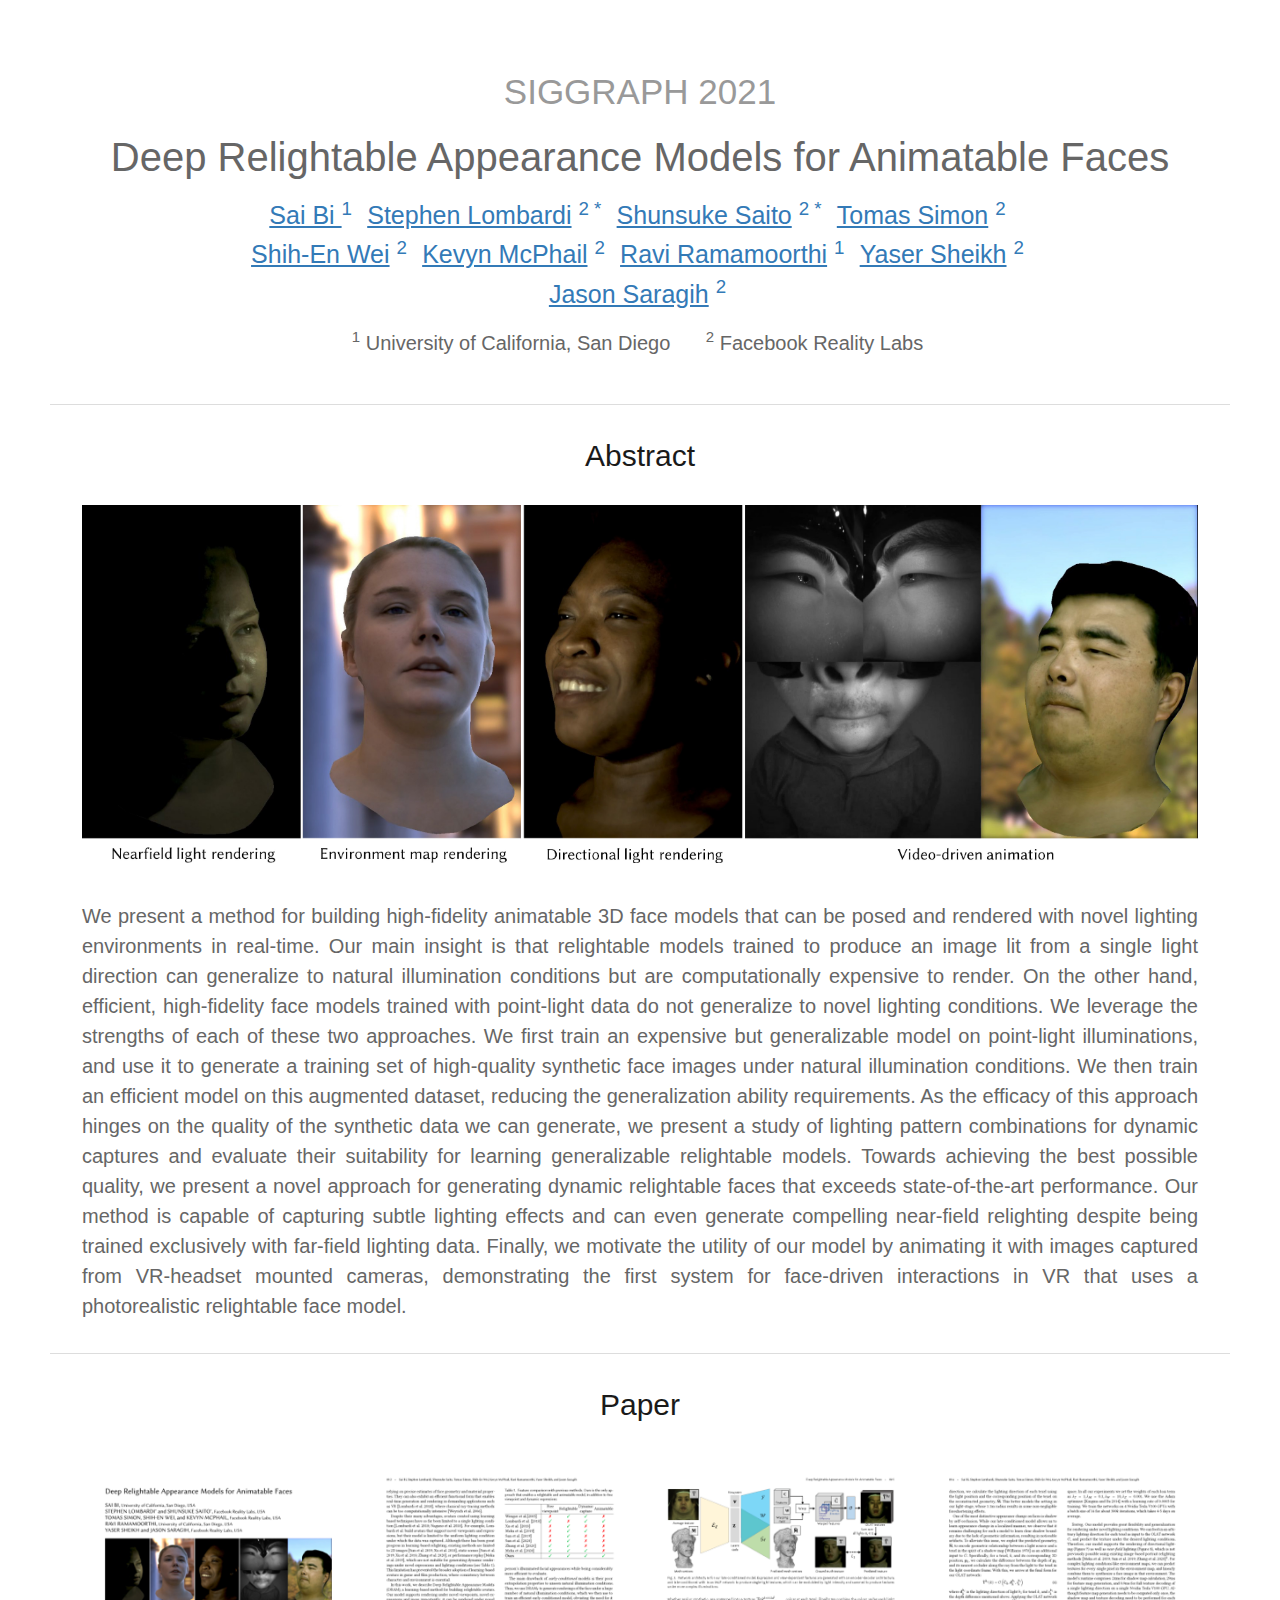
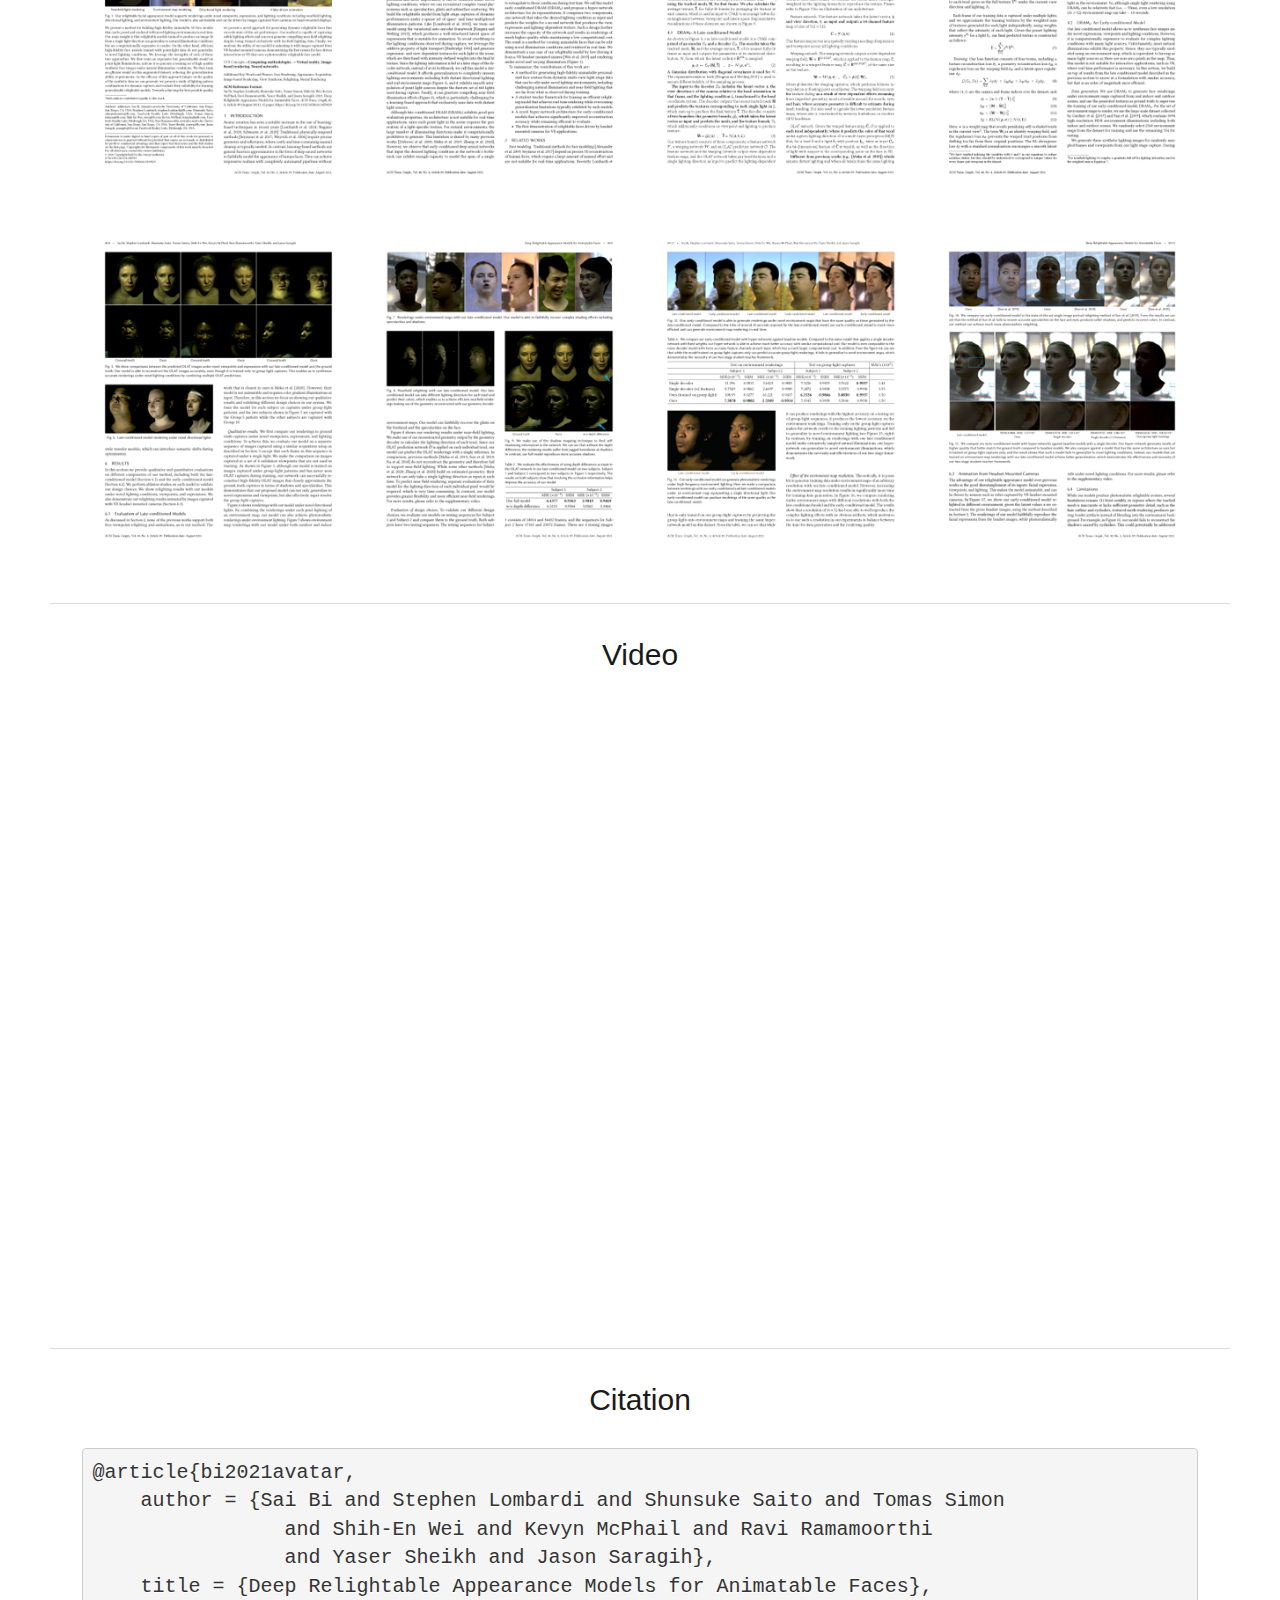
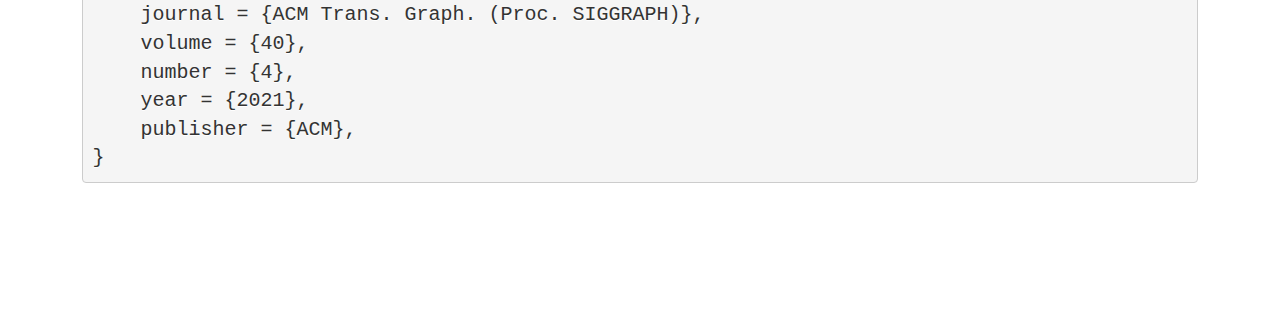
<file: project/sig21_avatar/index.html>
<!DOCTYPE html PUBLIC "-//W3C//DTD XHTML 1.0 Strict//EN" "http://www.w3.org/TR/xhtml1/DTD/xhtml1-strict.dtd">
<html xmlns="http://www.w3.org/1999/xhtml">

<head>
	<base target="_blank">
	<meta name="keywords" content="" />
	<meta name="description" content="" />
	<meta http-equiv="content-type" content="text/html; charset=utf-8" />
	<title>Sai's personal webpage</title>
	<link href="../../css/bootstrap.min.css" rel="stylesheet">
	<link href="http://fonts.googleapis.com/css?family=Arvo" rel="stylesheet" type="text/css" />
	<link rel="stylesheet" type="text/css" href="../../css/style.css" />
	<!-- <link rel="stylesheet" type="text/css" href="../css/my.css"> -->
	<link rel="stylesheet" type="text/css" href="../css/project.css">
	<!-- <link href="css/agency.css" rel="stylesheet"> -->
</head>

<body>
	<div id="bg">
		<div id="outer">

			<div id="main">
				<div id="content">
					<div class="box">
						<div id="conference">
							SIGGRAPH 2021
						</div>
						<div id="title">
							Deep Relightable Appearance Models for Animatable Faces
						</div>
						<div id="project_author">
							<ul class="list-inline">
								<li class="author"> <a href="../../index.html">Sai Bi </a>
									<sup>1</sup>
								</li>
								<li class="author"> <a href="https://stephenlombardi.github.io/">Stephen Lombardi</a>
									<sup>2 *</sup>
								</li>
								<li class="author"> <a href="http://www-scf.usc.edu/~saitos/">Shunsuke Saito</a>
									<sup>2 *</sup>
								</li>
								<li class="author"> <a href="https://scholar.google.com/citations?user=7aabHgsAAAAJ">Tomas Simon</a>
									<sup>2</sup>
								</li>
								<li class="author"> <a href="https://scholar.google.com.tw/citations?hl=zh-TW&user=sFQD3k4AAAAJ">Shih-En Wei</a>
									<sup>2</sup>
								</li>
						
								<li class="author"> <a href="http://www.kevynmc.com/">Kevyn McPhail</a>
									<sup>2</sup>
								</li>
								<li class="author"> <a href="http://cseweb.ucsd.edu/~ravir/">Ravi Ramamoorthi</a>
									<sup>1</sup>
								</li>
						
								<li class="author"> <a href="http://www.cs.cmu.edu/~yaser/">Yaser Sheikh</a>
									<sup>2</sup>
								</li>
								<li class="author"> <a href="https://scholar.google.com/citations?user=ss-IvjMAAAAJ&hl=en">Jason Saragih</a>
									<sup>2</sup>
								</li>
							</ul>
						</div>
						<div class="institute">
							<ul class="list-inline">
								<li> <sup>1</sup> University of California, San Diego
								</li>
								<li> <sup>2</sup> Facebook Reality Labs
								</li>
							</ul>
						</div>
						
					</div>

					<div class="box">
						<div class="sec_title">
							Abstract
						</div>
						<div class="teaser">
							<img src="./teaser_v2.jpg" width="90%" />
						</div>
						<br />
						<div class="abstract_text">
							<div class="description" style="line-height:1.5">
								We present a method for building high-fidelity
								animatable 3D face models that can be posed and
								rendered with novel lighting environments in
								real-time. Our main insight is that relightable
								models trained to produce an image lit from a
								single light direction can generalize to natural
								illumination conditions but are computationally
								expensive to render. On the other hand,
								efficient, high-fidelity face models trained
								with point-light data do not generalize to novel
								lighting conditions. We leverage the strengths
								of each of these two approaches. We first train
								an expensive but generalizable model on
								point-light illuminations, and use it to
								generate a training set of high-quality
								synthetic face images under natural illumination
								conditions. We then train an efficient model on
								this augmented dataset, reducing the
								generalization ability requirements. As the
								efficacy of this approach hinges on the quality
								of the synthetic data we can generate, we
								present a study of lighting pattern combinations
								for dynamic captures and evaluate their
								suitability for learning generalizable
								relightable models. Towards achieving the best
								possible quality, we present a novel approach
								for generating dynamic relightable faces that
								exceeds state-of-the-art performance. Our method
								is capable of capturing subtle lighting effects
								and can even generate compelling near-field
								relighting despite being trained exclusively
								with far-field lighting data. Finally, we
								motivate the utility of our model by animating
								it with images captured from VR-headset mounted
								cameras, demonstrating the first system for
								face-driven interactions in VR that uses a
								photorealistic relightable face model.
							</div>
						</div>
					</div>

					<div class="box">
						<div class="sec_title">
							Paper
						</div>
						<div class="teaser">
							<a
								href="https://drive.google.com/file/d/11cj0mdPlpO6_c1rfTeGp7I7j5mu7vtYf/view?usp=sharing">
								<img src="./paper.png" />
							</a>
						</div>
					</div>

					<div class="box">
						<div class="sec_title">
							Video
						</div>
						<div class="video">
							<iframe width="1062" height="600" src="https://www.youtube.com/embed/5YigyNvt4GE" title="YouTube video player"
								frameborder="0" allow="accelerometer; autoplay; clipboard-write; encrypted-media; gyroscope; picture-in-picture"
								allowfullscreen></iframe>
						</div>
					</div>



					<div class="box" id="last_box">
						<div class="sec_title">
							Citation
						</div>
						<div style="margin:auto;">
							<pre class="citation">
@article{bi2021avatar,  
    author = {Sai Bi and Stephen Lombardi and Shunsuke Saito and Tomas Simon 
		and Shih-En Wei and Kevyn McPhail and Ravi Ramamoorthi 
		and Yaser Sheikh and Jason Saragih}, 
    title = {Deep Relightable Appearance Models for Animatable Faces}, 
    journal = {ACM Trans. Graph. (Proc. SIGGRAPH)}, 
    volume = {40}, 
    number = {4}, 
    year = {2021}, 
    publisher = {ACM}, 
}</pre>
						</div>
					</div>


					<br class="clear" />
				</div>
				<br class="clear" />
			</div>

		</div>
		<!-- <div id="copyright">
			&copy; Sai Bi 2016
		</div> -->
	</div>
</body>

</html>
</file>
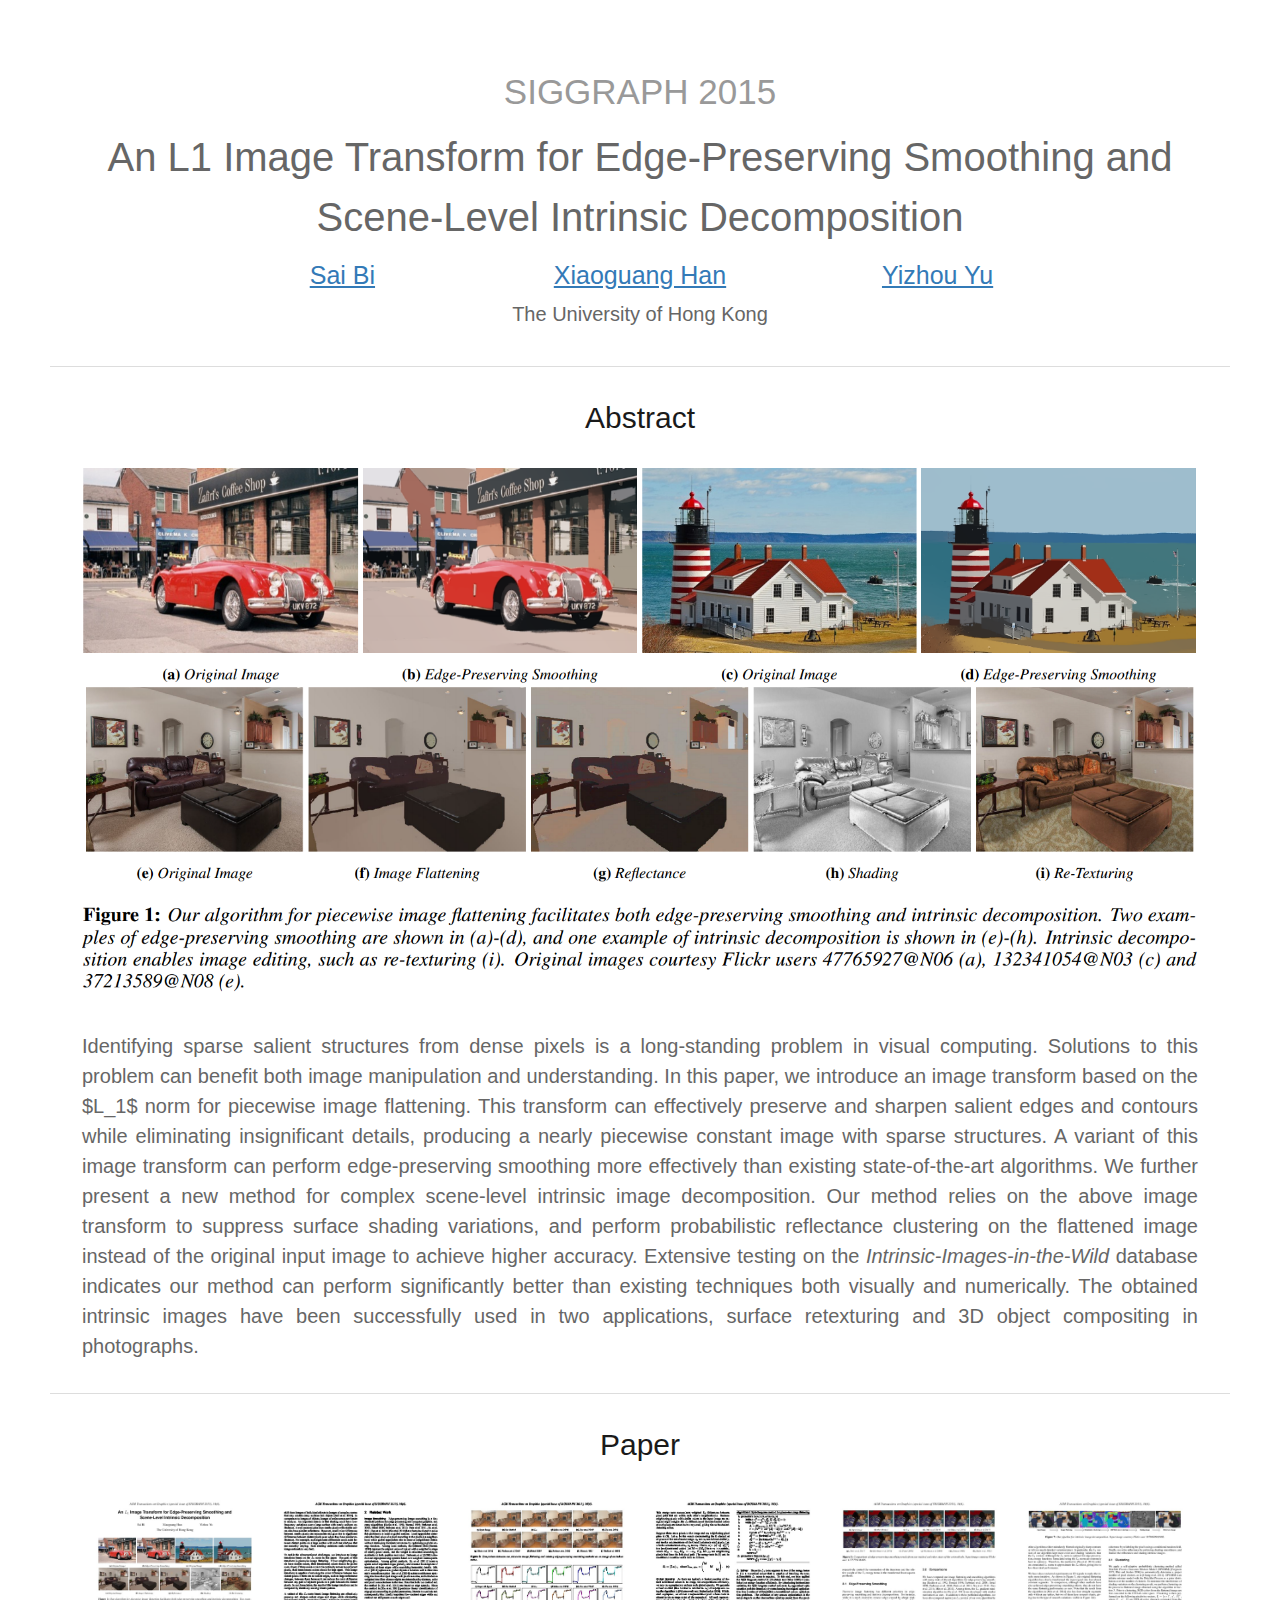
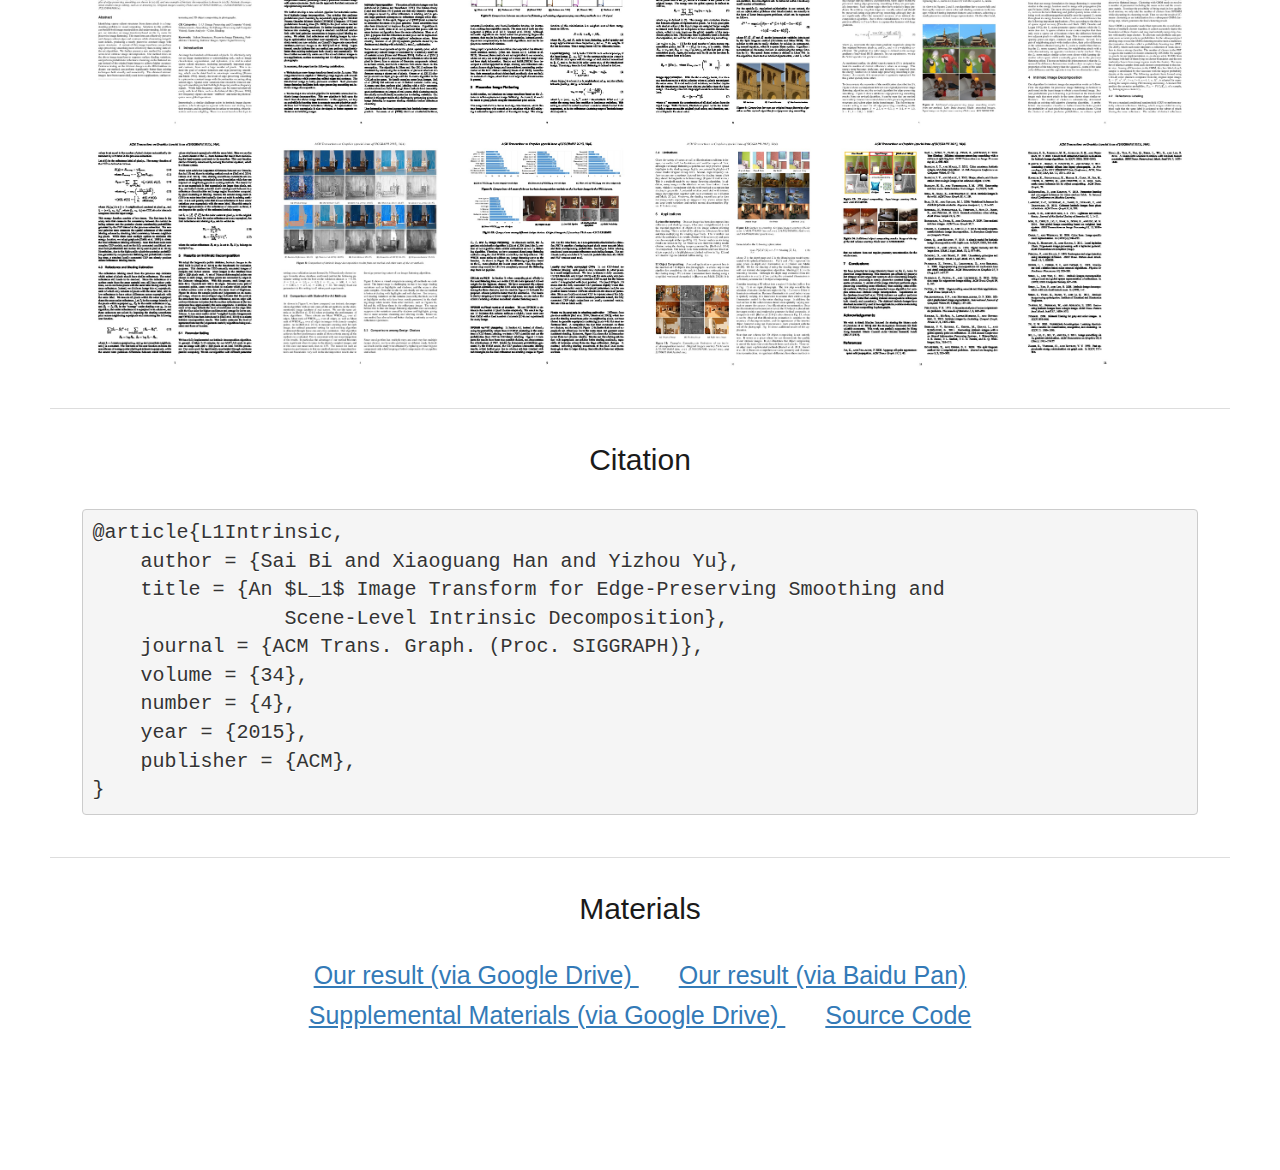
<file: project/siggraph2015/index.html>
<!DOCTYPE html PUBLIC "-//W3C//DTD XHTML 1.0 Strict//EN" "http://www.w3.org/TR/xhtml1/DTD/xhtml1-strict.dtd">
<html xmlns="http://www.w3.org/1999/xhtml">

<head>
	<base target="_blank">
	<meta name="keywords" content="" />
	<meta name="description" content="" />
	<meta http-equiv="content-type" content="text/html; charset=utf-8" />
	<title>Sai's personal webpage</title>
	<link href="../../css/bootstrap.min.css" rel="stylesheet">
	<link href="http://fonts.googleapis.com/css?family=Arvo" rel="stylesheet" type="text/css" />
	<link rel="stylesheet" type="text/css" href="../../css/style.css" />
	<!-- <link rel="stylesheet" type="text/css" href="../css/my.css"> -->
	<link rel="stylesheet" type="text/css" href="../css/project.css">
	<!-- <link href="css/agency.css" rel="stylesheet"> -->
</head>

<body>
	<div id="bg">
		<div id="outer">

			<div id="main">
				<div id="content">
					<div class="box">
						<div id="conference">
							SIGGRAPH 2015
						</div>
						<div id="title">
							An L1 Image Transform for Edge-Preserving Smoothing and
							Scene-Level Intrinsic Decomposition
						</div>
						<div id="project_author">
							<div class="col-md-4">
								<a class="author" href="../../index.html">Sai Bi
									<!-- <sup>1</sup> -->
								</a>
							</div>
							<div class="author col-md-4">
								<a class="author" href="http://i.cs.hku.hk/~xghan/"> Xiaoguang Han
									<!-- <sup>1</sup> -->
								</a>
							</div>
							<div class="author col-md-4">
								<a class="author"  href="http://i.cs.hku.hk/~yzyu/">Yizhou Yu
									<!-- <sup>1</sup> -->
								</a>
							</div>
						</div>
						<div class="institute col-md-8">
							The University of Hong Kong
						</div>

						</div>
		

					<div class="box">
						<div class="sec_title">
							Abstract
						</div>
						<div class="teaser">
							<img src="./siggraph2015.PNG" width="90%" />
						</div>
						<br />
						<div class="abstract_text">
							<div class="description" style="line-height:1.5">
								Identifying sparse salient structures from dense pixels is a long-standing
								problem in visual computing. Solutions to this problem
								can benefit both image manipulation and understanding. In this paper,
								we introduce an image transform based on the $L_1$ norm for
								piecewise image flattening. This transform can effectively preserve
								and sharpen salient edges and contours while eliminating insignificant
								details, producing a nearly piecewise constant image with
								sparse structures. A variant of this image transform can perform
								edge-preserving smoothing more effectively than existing state-of-the-art
								algorithms. We further present a new method for complex
								scene-level intrinsic image decomposition. Our method relies on
								the above image transform to suppress surface shading variations,
								and perform probabilistic reflectance clustering on the flattened image
								instead of the original input image to achieve higher accuracy.
								Extensive testing on the <i>Intrinsic-Images-in-the-Wild</i> database indicates
								our method can perform significantly better than existing
								techniques both visually and numerically. The obtained intrinsic
								images have been successfully used in two applications, surface retexturing and
								3D object compositing in photographs.
							</div>
						</div>
					</div>

					<div class="box">
						<div class="sec_title">
							Paper
						</div>
						<div class="teaser">
							<a
								href="https://drive.google.com/file/d/1FrXjYSdWKpGUQUv4CKuZz7HyiPYQ1mmJ/view?usp=sharing">
								<img src="./siggraph2015-snap.png" />
							</a>
						</div>
					</div>

					<div class="box">
						<div class="sec_title">
							Citation
						</div>
						<div style="margin:auto;">
							<pre class="citation">
@article{L1Intrinsic,  
    author = {Sai Bi and Xiaoguang Han and Yizhou Yu}, 
    title = {An $L_1$ Image Transform for Edge-Preserving Smoothing and 
		Scene-Level Intrinsic Decomposition}, 
    journal = {ACM Trans. Graph. (Proc. SIGGRAPH)}, 
    volume = {34}, 
    number = {4}, 
    year = {2015}, 
    publisher = {ACM}, 
}</pre>
						</div>
					</div>

					<div class="box" id="last_box">
						<div class="sec_title">
							Materials
						</div>
						<center>
							<a href="https://drive.google.com/folderview?id=0B_bZKF86bTHLfm9sMjloS2JwV0h2NTJmMVBIUXdtV2loMjRzNk82WDZTOFdPamstaElRVzg&usp=sharing"
								class="supp" target="_blank">
								Our result (via Google Drive) 
							</a>
							<a href="http://pan.baidu.com/s/1qWBVAeo" class="supp" target="_blank">
								Our result (via Baidu Pan)
							</a>
							<br/>	
							<a href="https://drive.google.com/open?id=0B0tUTCaZBkcceFRLdDBqdk5sWE0" class="supp"
								target="_blank">
								Supplemental Materials (via Google Drive) 
							</a>

							<a href="https://github.com/soundsilence/L1Flattening" class="supp" target="_blank">
								Source Code 
							</a>
							<br>
						</center>
					</div>


					<br class="clear" />
				</div>
				<br class="clear" />
			</div>

		</div>
		<!-- <div id="copyright">
			&copy; Sai Bi 2016
		</div> -->
	</div>
</body>

</html>
</file>
<file: css/style.css>
* {
	margin: 0;
	padding: 0;
}

a {
	color: #576454;
	text-decoration: underline;
}

a:hover {
	text-decoration: none;
}

body {
	font-size: 14pt;
	line-height: 2em;
	/* font-family: Arvo, serif; */
	font-family: 'Lato', Verdana, Helvetica, sans-serif;
	/* background: #f1f0f0; */
	color: #393835;
	text-shadow: 0 1px 0 #ffffff;
}

br.clear {
	clear: both;
}

h1,h2,h3,h4 {
	/*text-transform: lowercase;*/
	font-weight: normal;
}

h2,h3,h4 {
	margin-bottom: 1.25em;
	font-family: 'Lato', Verdana, Helvetica, sans-serif;
	color: #000000;
}

img.left {
	float: left;
	margin: 8px 20px 20px 0;
}

img.top {
	margin: 8px 0 20px 0;
}

/* p {
	margin-bottom: 0.7em;
} */

.imageList {
	list-style: none;
}

.imageList li {
	clear: both;
}

#bg {
	/* background: url('images/highlight.png') top left repeat-x; */
	padding: 35px 0 65px 0;
}

#banner {
	/*position: relative;*/
	/*padding: 32px;*/
	/*height: 200px;*/
	width: 1180px;
	/*margin: 0;*/
	background: #ffffff;
}



#content {
	width: 1180px;
	float: right;
	/*padding: 28px;*/
	background: #ffffff;
}

#copyright {
	margin: 34px 0 0 0;
	text-align: center;
	color: #909090;
	text-shadow: 0 1px 0 #ffffff;
	/*text-transform: lowercase;*/
}

#copyright a {
	color: #909090;
}

#footer {
	position: relative;
	padding: 28px;
	margin: 34px 0 0 0;
	width: 1124px;
	background: #576454;
	color: #bcc1bb;
	text-shadow: 0 1px 0 #273424;
}

#footer a {
	color: #ebecea;
}

#footer h2, #footer h3, #footer h4 {
	color: #ffffff;
}

#footer p {
	margin-bottom: 0;
}

#footer ul {
	list-style: none;
	margin-bottom: 0;
}

#footer ul li {
	padding: 8px 0 8px 0;
	border-top: dotted 1px #707b6e;
}

#footer ul li.first {
	padding-top: 0;
	border-top: 0;
}

#footerContent {
	width: 516px;
	float: right;
}

#footerSidebar1 {
	width: 224px;
	float: left;
}

#footerSidebar2 {
	width: 224px;
	margin: 0 28px 0 304px;
}

#header {
	position: relative;
	padding: 28px;
	height: 100px;
	/* width: 1124px; */
	/* margin: 0 0 24px 0; */
}

#logo {
	text-align: center;
	position: relative;
	margin: -14px auto;
	height: 98px;
	line-height: 98px;
}

#logo a {
	text-decoration: none;
	color: #000000;
}

#logo h1 {
	font-size: 3em;
	/* font-family: Arvo, serif; */
	font-family: 'Lato', Verdana, Helvetica, sans-serif;
}

#main {
	position: relative;
	padding: 0;
	margin: 0 0 0 0;
	width: 1180px;
	color: #666666;
}

#main strong {
	color: #454545;
}

#main h2, #main h3, #main h4 {
	color: #1a1a1a;
}

/* #main ul {
	list-style: none;
}

#main ul li {
	padding: 8px 0 8px 0;
	border-top: dotted 1px #d9d9d9;
}

#main ul li.first {
	padding-top: 0;
	border-top: 0;
} */

#nav {
	/*position: absolute;*/
	/*bottom: 0;*/
	left: 0;
	width: 1180px;
	height: 56px;
	line-height: 56px;
	/*margin-top: 20px;*/
	font-size: 1.25em;
	/* font-family: Arvo, serif; */
	font-family: 'Lato', Verdana, Helvetica, sans-serif;
}

#nav a {
	text-decoration: none;
	/*text-transform: lowercase;*/
	color: #1b1b19;
}

#nav a:hover {
	text-decoration: underline;
}

#nav ul {
	list-style: none;
	margin: 0 auto;
	width: 1062px;
	text-align: center;
}
/* 
#nav ul li {
	display: inline;
	text-align: center;
	padding: 0.5em 1em 0.5em 1em;
}

#nav ul li a {
	padding: 0.5em 1em 0.5em 1em;
}

#nav ul  a {
	background: #576454;
	color: #ffffff;
	text-shadow: 0 1px 0 #273424;
} */

#outer {
	position: relative;
	width: 1180px;
	margin: 0 auto 0 auto;
}



.box{
	border-bottom: 1px solid #DDD;
	padding: 32px;
	overflow: hidden;
}

.contact td{
	padding: 10px;
}

.first_col{
	vertical-align: top;
	float: right;
}

#last_box{
	border-bottom: none;
}

.paper_video {
    border-radius: 0.5em; 
    overflow: hidden; 
	
}
</file>
<file: project/css/project.css>
#title{
	/*margin: auto;*/
	text-align: center;
	font-family: Arvo, serif;
	font-family: 'Lato', Verdana, Helvetica, sans-serif;
	font-size: 40px;
	font-weight: 500;
	line-height: 60px;
	margin-bottom: 10px;
}

#conference{
	text-align: center;
	/* font-style: italic; */
	font-size: 35px;
	/* font-weight: 700; */
	line-height: 50px;
	/* font-family: Arvo, serif; */
	font-family: 'Lato', Verdana, Helvetica, sans-serif;
	color:#999999;
	margin-bottom: 10px;
}

#project_author{
	text-align: center;
	/* font-style: italic; */
	/* font-size: 25px; */
	/*font-weight: 700;*/
	margin: 0 auto;
	width:  80%;
	/* line-height: 50px; */
	/* font-family: Arvo, serif; */
	/* font-family: 'Lato', Verdana, Helvetica, sans-serif; */
  	/* color: #900; */
}

.institute{
	text-align: center;
	margin: 0 auto;
	width: 100%;
	font-size: 20px;
}

.author{
	font-size: 25px;
	font-family: 'Lato', Verdana, Helvetica, sans-serif;
  	color:#337ab7;
}

/* .author {
	padding-left: 10px;
	padding-right: 10px; */
/* } */

.author a {
  	color:#337ab7;
}


.sec_title{
	text-align: center;
	font-size: 30px;
	font-weight: 500;
	color: #1a1a1a;
	/* font-family: Arvo, serif; */
	font-family: 'Lato', Verdana, Helvetica, sans-serif;
	margin-bottom: 30px;
}


.project_box{
	border-bottom: 1px solid #DDD;
	padding: 32px;
	margin-bottom: 10px;
	overflow: hidden;
}
.teaser{
	text-align: center;
}
.teaser img{
	width: 100%
}

.abstract_text{
	text-align: justify;
	width: 100%;
	margin: 0 auto;
	font-size: 20px;

}

.div_cite{
	width: 100%;
	margin: 0 auto;
}

.citation{
	/*margin: 0 auto;*/
	font-size: 20px;
}

.materials{
    font-size: 30px;
    margin-bottom: 10px;
}

.materials span{
    width: 500px;
    display: inline-block;
}

.supp {
  /* color: #090; */
  		color:#337ab7;
	  padding: 20px;
	  font-size:25px;
}


.video{
	text-align: center;
}

.institute li {
	margin-left: 10px;
	margin-right: 10px;
}
</file>
